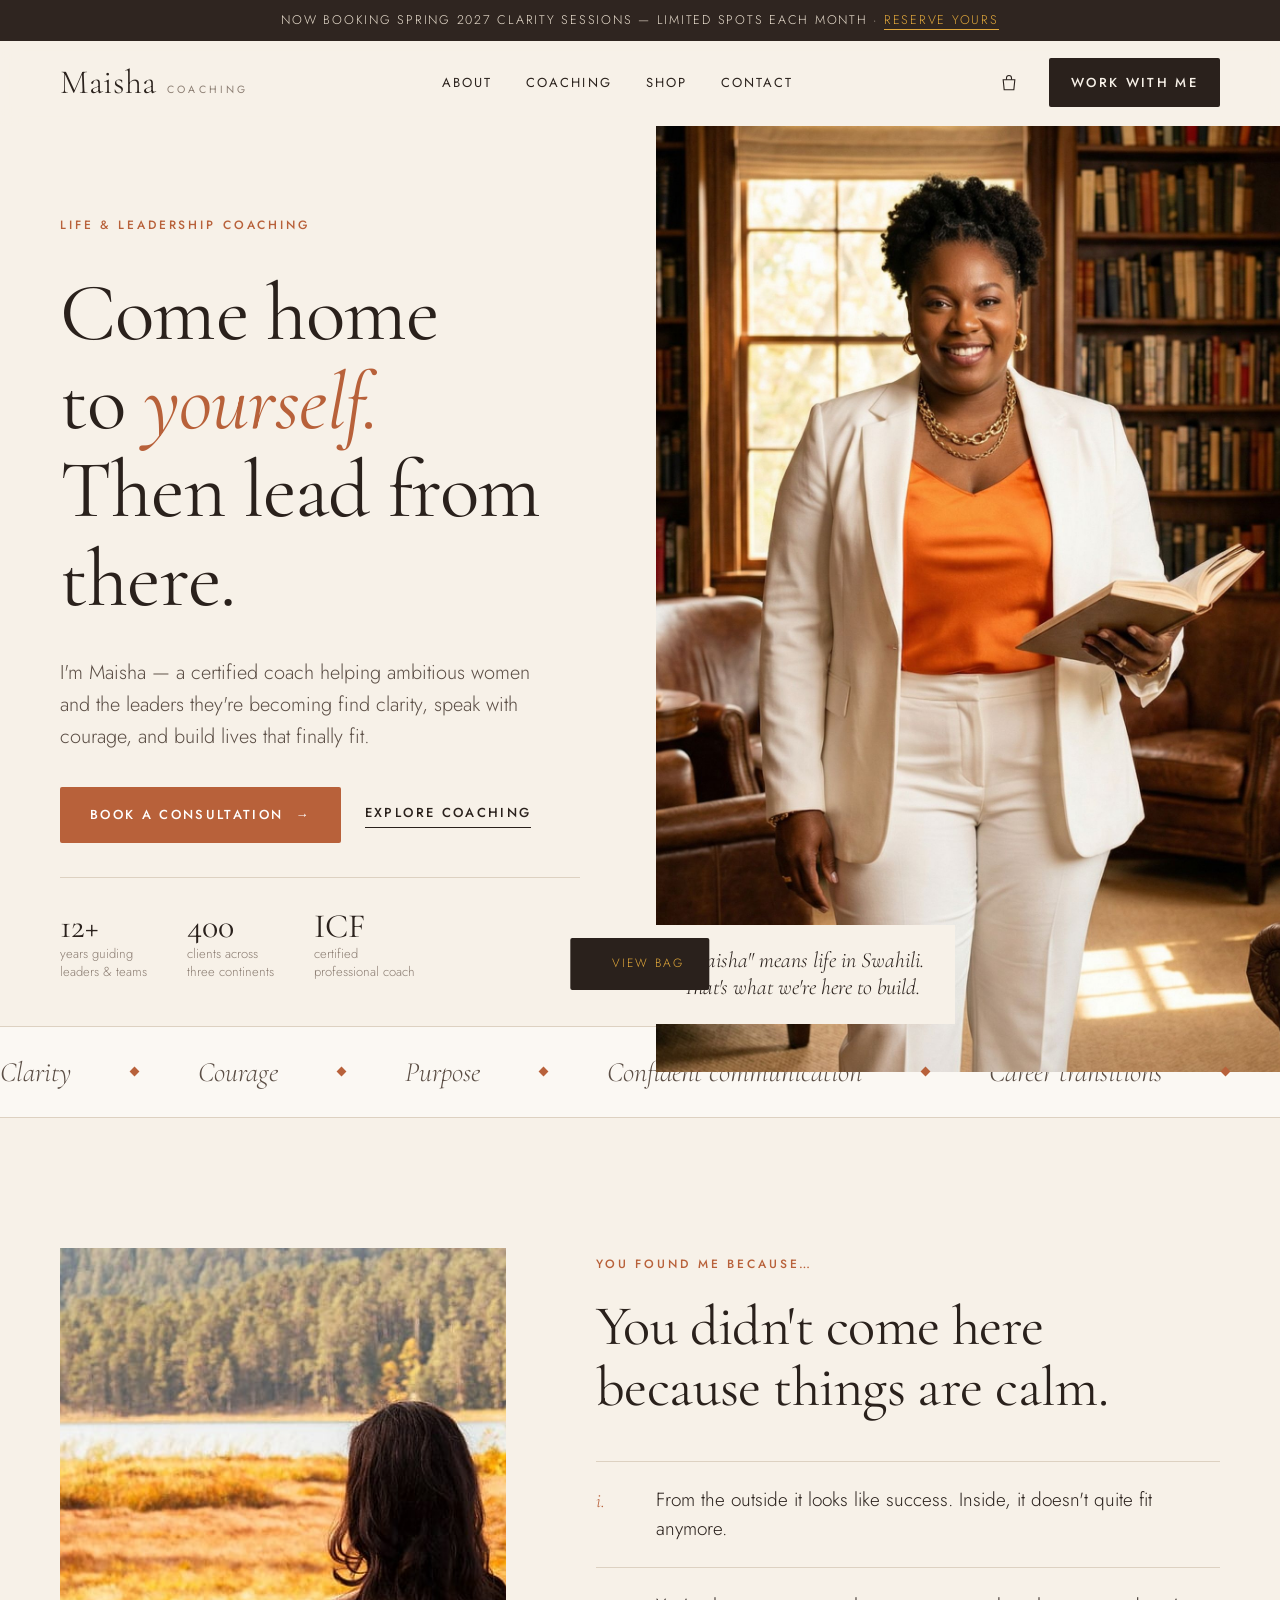
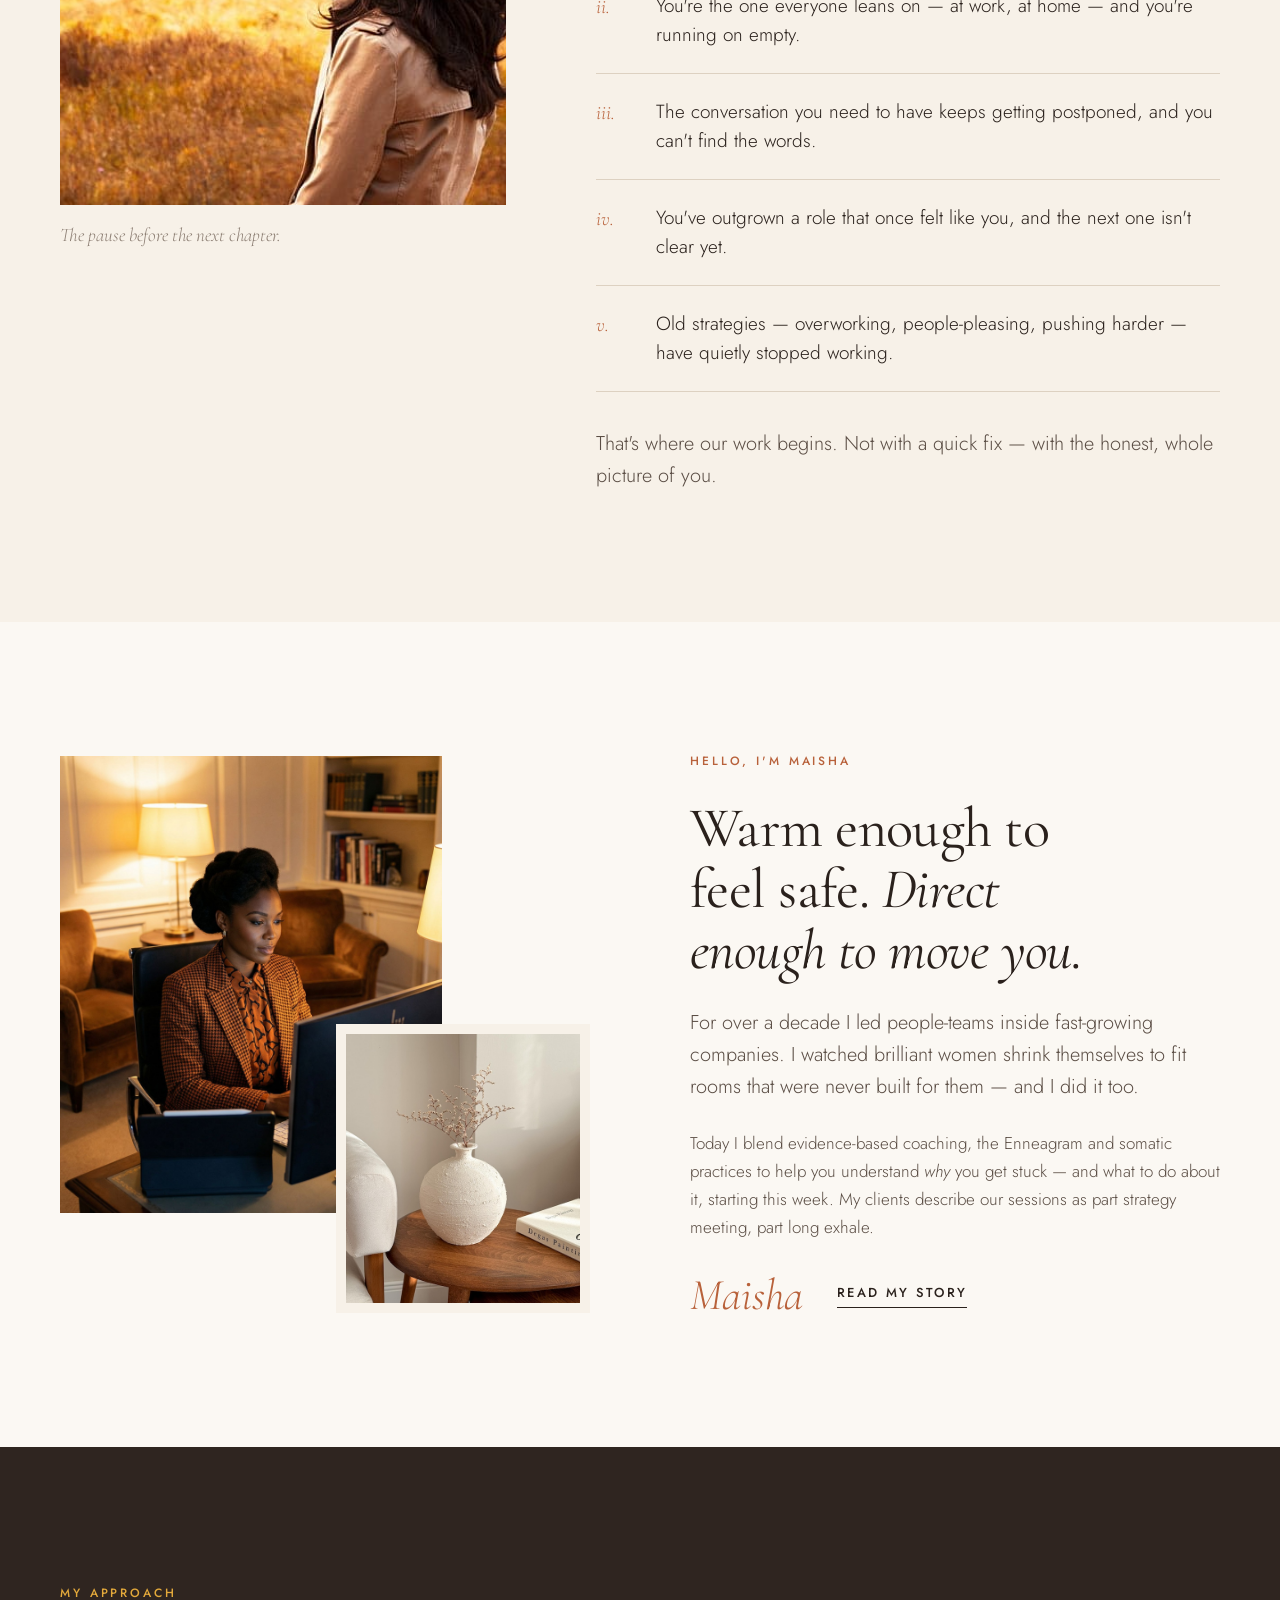
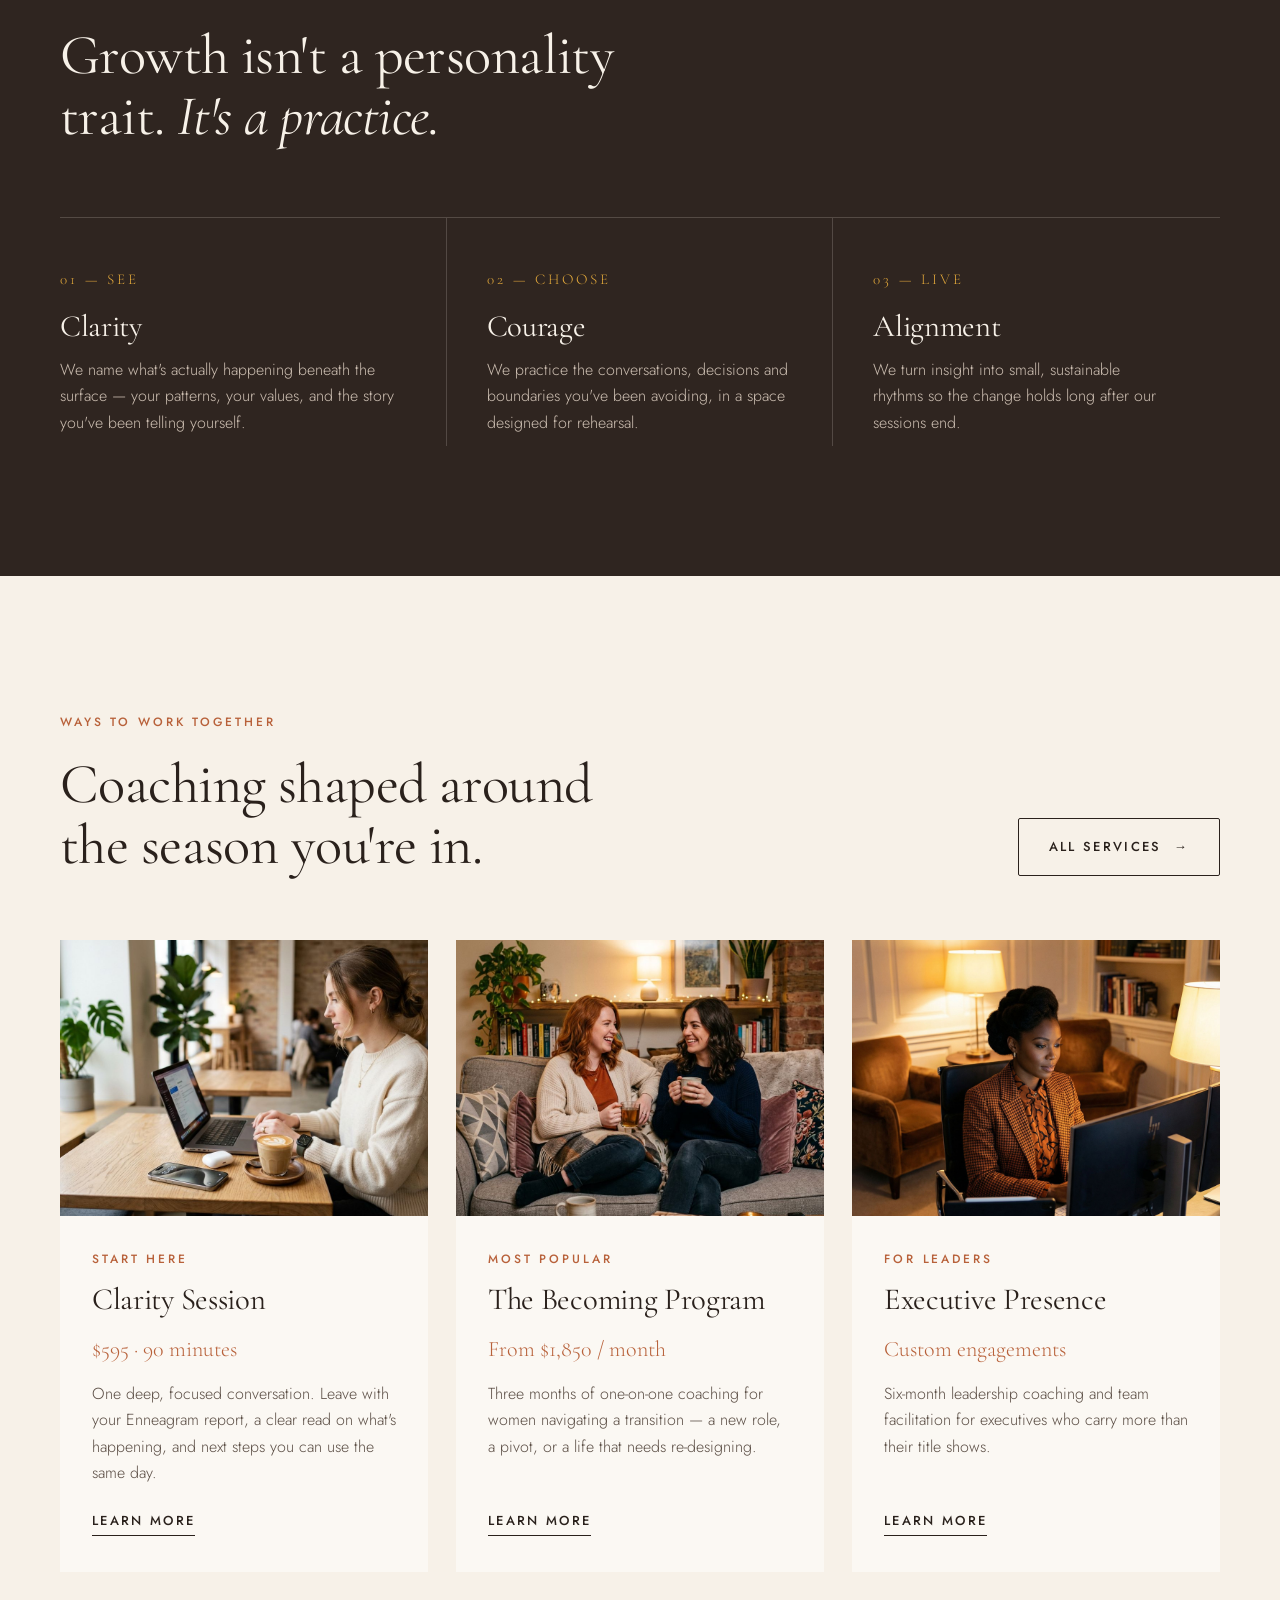
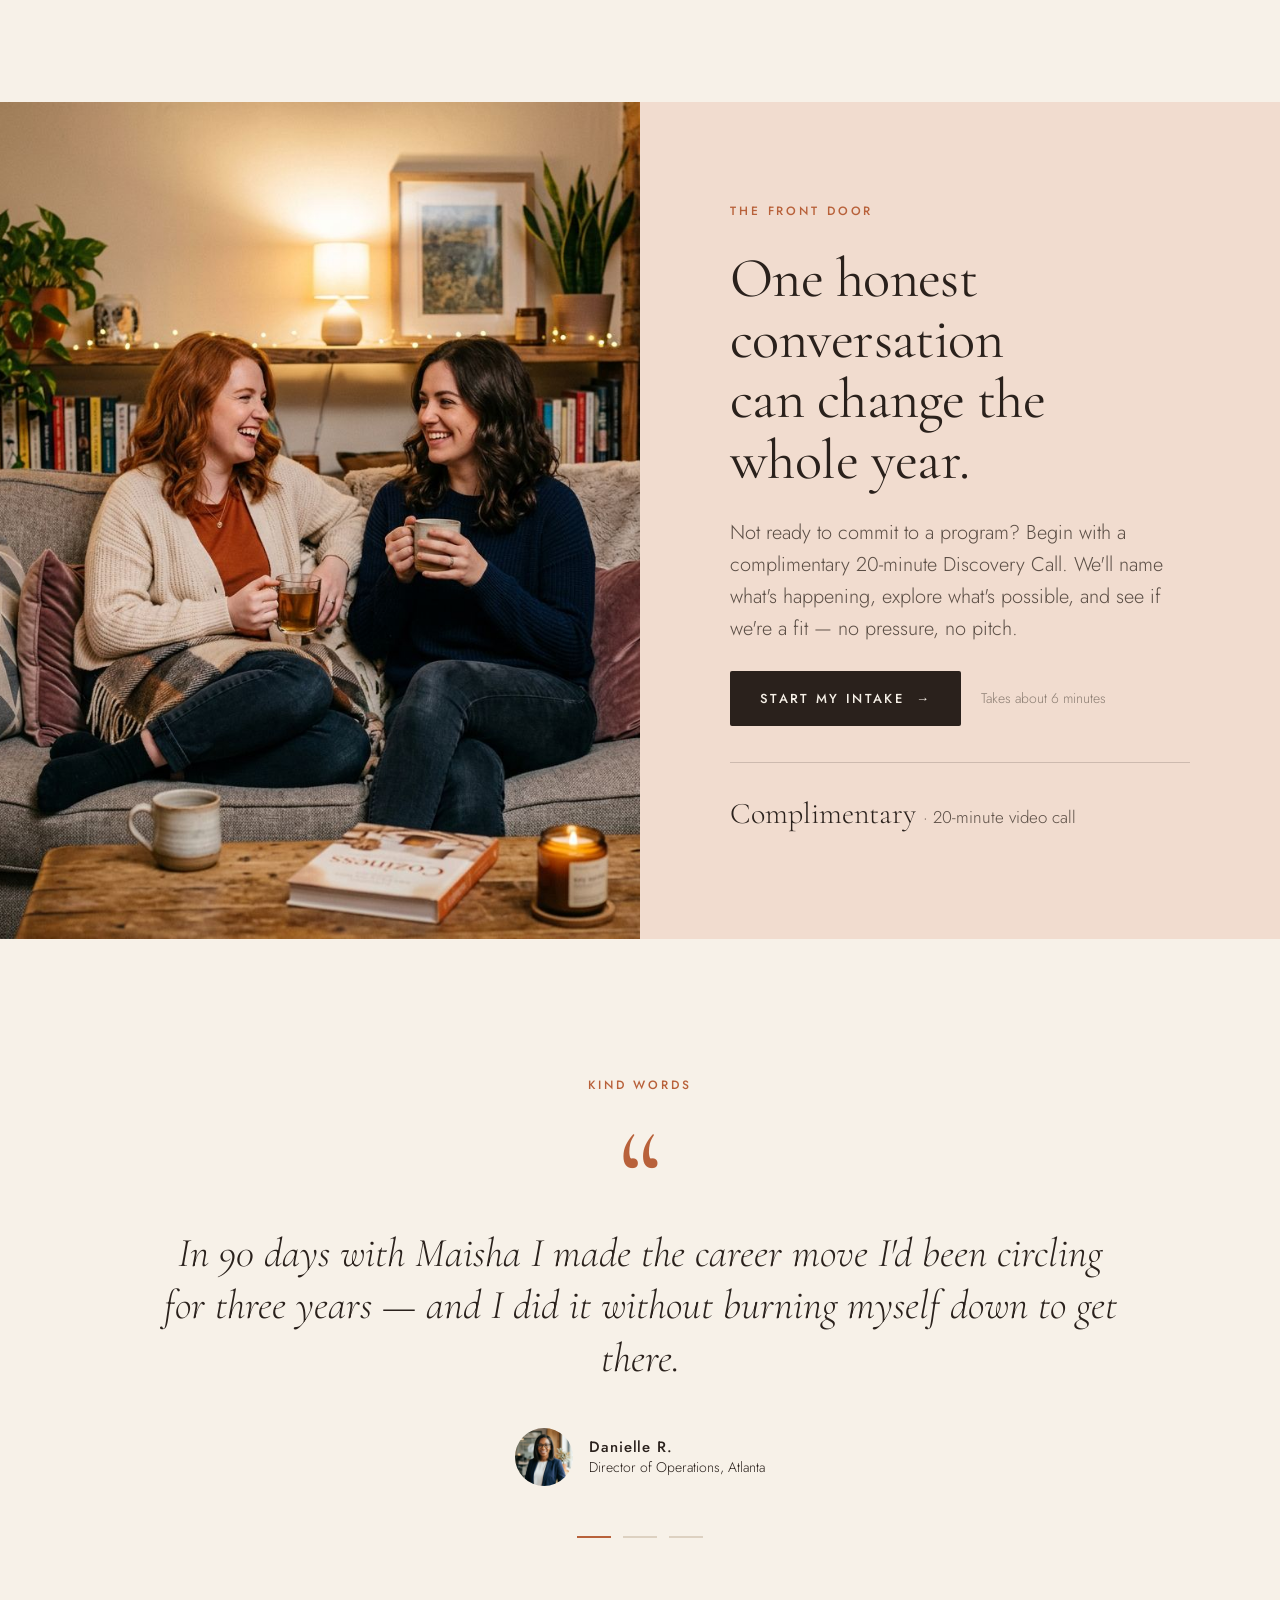
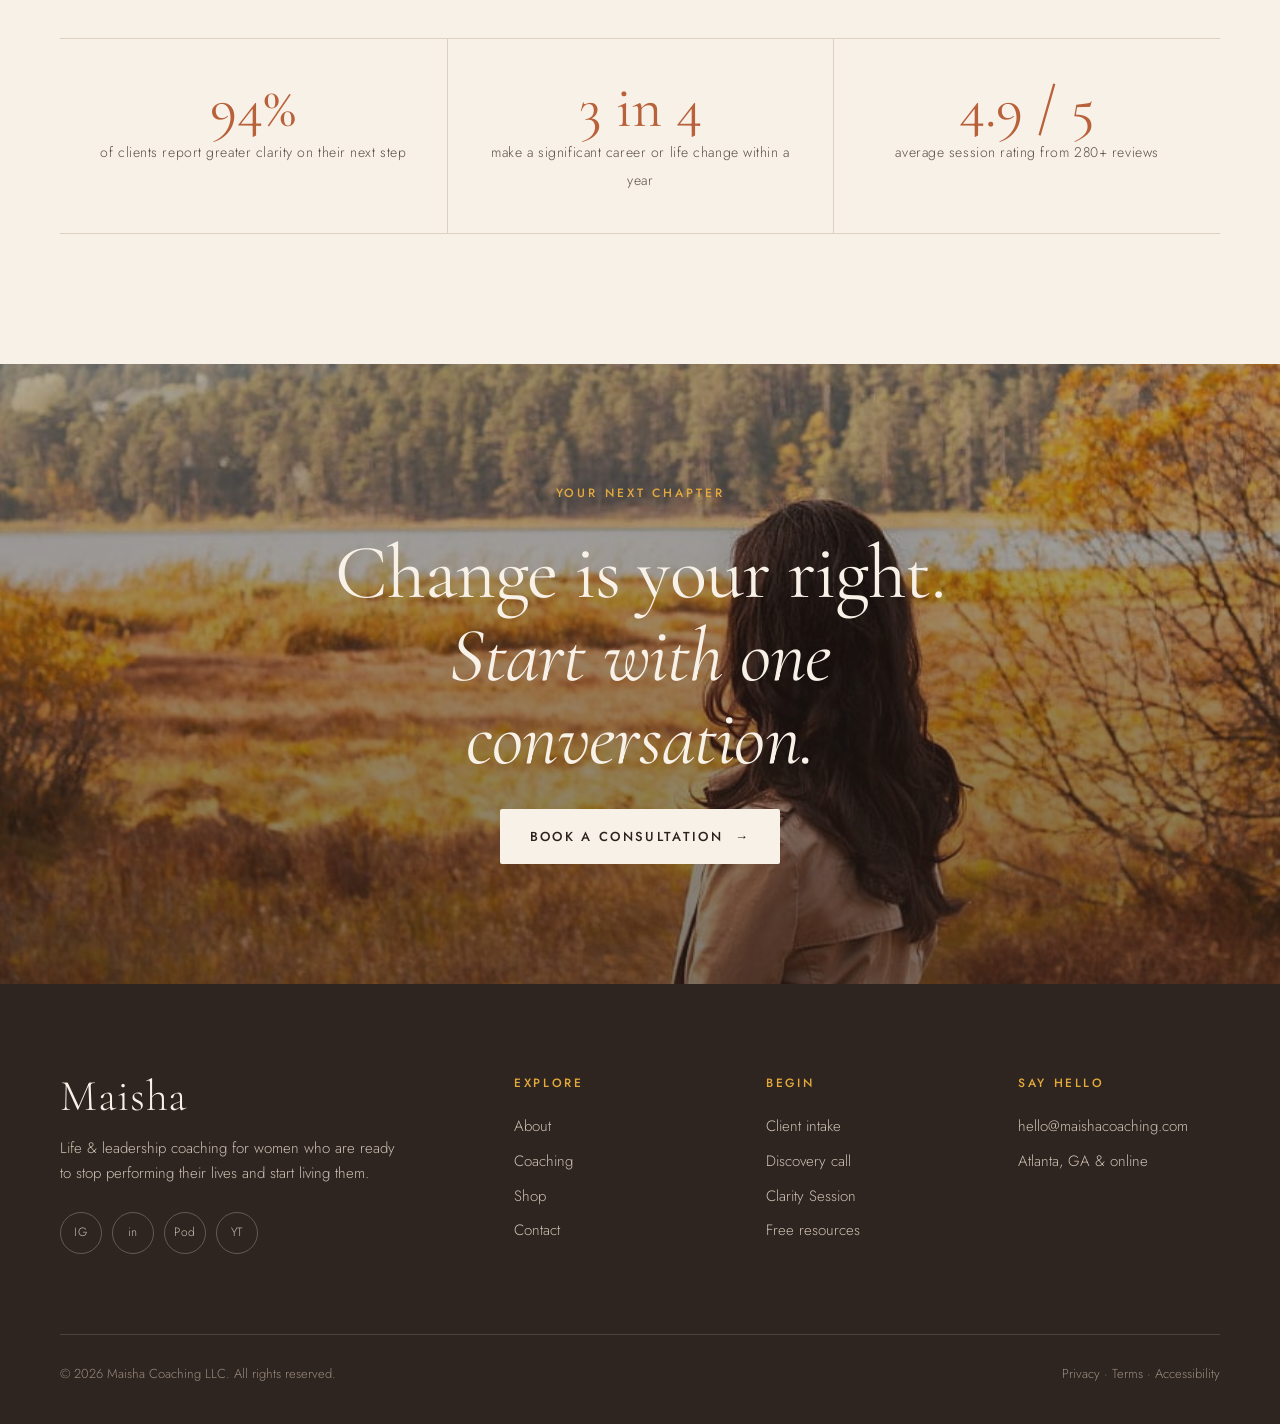
<file: src/index.html>
<!DOCTYPE html>
<html lang="en">
<head>
<meta charset="utf-8">
<meta name="viewport" content="width=device-width, initial-scale=1">
<title>Maisha — Life & Leadership Coaching</title>
<link rel="stylesheet" href="maisha.css">
</head>
<body>

<div class="announce">Now booking Spring 2027 Clarity Sessions — limited spots each month · <a href="#intake">Reserve yours</a></div>

<header class="nav" id="nav">
  <div class="wrap nav-in">
    <a href="#home" class="logo">Maisha <small>Coaching</small></a>
    <nav class="nav-links">
      <a href="#about" data-nav="about">About</a>
      <a href="#services" data-nav="services">Coaching</a>
      <a href="#shop" data-nav="shop">Shop</a>
      <a href="#contact" data-nav="contact">Contact</a>
    </nav>
    <div class="nav-right">
      <button class="cart-btn" aria-label="Open cart" onclick="openCart()">
        <svg width="20" height="20" viewBox="0 0 24 24" fill="none" stroke="currentColor" stroke-width="1.3"><path d="M5 8h14l-1.2 12H6.2z"/><path d="M9 8V6a3 3 0 0 1 6 0v2"/></svg>
        <span class="cart-count" id="cartCount" data-n="0">0</span>
      </button>
      <a href="#intake" class="btn btn-dark">Work With Me</a>
      <button class="burger" aria-label="Menu" onclick="toggleMenu(true)"><span></span></button>
    </div>
  </div>
</header>

<div class="mobile-menu" id="mobileMenu">
  <button class="close" onclick="toggleMenu(false)" aria-label="Close">×</button>
  <nav>
    <a href="#home" onclick="toggleMenu(false)">Home</a>
    <a href="#about" onclick="toggleMenu(false)">About</a>
    <a href="#services" onclick="toggleMenu(false)">Coaching</a>
    <a href="#shop" onclick="toggleMenu(false)">Shop</a>
    <a href="#contact" onclick="toggleMenu(false)">Contact</a>
  </nav>
  <a href="#intake" class="btn btn-primary" style="margin-top:auto;justify-content:center" onclick="toggleMenu(false)">Book a Consultation</a>
</div>

<main>
<!-- ============ HOME ============ -->
<div class="page" id="page-home" data-screen-label="01 Home">
  <section class="hero">
    <div class="hero-copy">
      <span class="eyebrow">Life &amp; Leadership Coaching</span>
      <h1>Come home<br>to <span class="it">yourself.</span><br>Then lead from there.</h1>
      <p class="lead" style="max-width:500px">I'm Maisha — a certified coach helping ambitious women and the leaders they're becoming find clarity, speak with courage, and build lives that finally fit.</p>
      <div class="hero-ctas">
        <a href="#intake" class="btn btn-primary">Book a Consultation <span class="arr">→</span></a>
        <a href="#services" class="link">Explore coaching</a>
      </div>
      <div class="hero-meta">
        <div><b>12+</b>years guiding<br>leaders &amp; teams</div>
        <div><b>400</b>clients across<br>three continents</div>
        <div><b>ICF</b>certified<br>professional coach</div>
      </div>
    </div>
    <div class="hero-img">
      <img src="../img/maisha-library.jpg" alt="Maisha, smiling, holding an open book in a sunlit library">
      <div class="hero-badge"><p class="serif">"Maisha" means <em>life</em> in Swahili. That's what we're here to build.</p></div>
    </div>
  </section>

  <div class="marquee"><div class="marquee-track">
    <span>Clarity</span><span>Courage</span><span>Purpose</span><span>Confident communication</span><span>Career transitions</span><span>Leadership presence</span><span>Boundaries</span><span>Rest without guilt</span>
    <span>Clarity</span><span>Courage</span><span>Purpose</span><span>Confident communication</span><span>Career transitions</span><span>Leadership presence</span><span>Boundaries</span><span>Rest without guilt</span>
  </div></div>

  <section class="pad">
    <div class="wrap found">
      <div class="found-img rv">
        <img src="../img/reflect.jpg" alt="Woman looking out over an autumn lake">
        <p class="cap">The pause before the next chapter.</p>
      </div>
      <div class="rv">
        <span class="eyebrow">You found me because…</span>
        <h2 style="margin-top:20px">You didn't come here because things are calm.</h2>
        <ul class="signs">
          <li><i>i.</i>From the outside it looks like success. Inside, it doesn't quite fit anymore.</li>
          <li><i>ii.</i>You're the one everyone leans on — at work, at home — and you're running on empty.</li>
          <li><i>iii.</i>The conversation you need to have keeps getting postponed, and you can't find the words.</li>
          <li><i>iv.</i>You've outgrown a role that once felt like you, and the next one isn't clear yet.</li>
          <li><i>v.</i>Old strategies — overworking, people-pleasing, pushing harder — have quietly stopped working.</li>
        </ul>
        <p class="lead" style="margin-top:36px">That's where our work begins. Not with a quick fix — with the honest, whole picture of you.</p>
      </div>
    </div>
  </section>

  <section class="pad bg-paper">
    <div class="wrap split">
      <div class="stack-imgs rv">
        <img class="a" src="../img/maisha-work.jpg" alt="Maisha at her desk preparing for a session">
        <img class="b" src="../img/vase.jpg" alt="Textured ceramic vase">
      </div>
      <div class="rv" style="display:flex;flex-direction:column;gap:26px">
        <span class="eyebrow">Hello, I'm Maisha</span>
        <h2>Warm enough to feel safe. <em>Direct enough to move you.</em></h2>
        <p class="lead">For over a decade I led people-teams inside fast-growing companies. I watched brilliant women shrink themselves to fit rooms that were never built for them — and I did it too.</p>
        <p style="color:var(--ink-2)">Today I blend evidence-based coaching, the Enneagram and somatic practices to help you understand <em>why</em> you get stuck — and what to do about it, starting this week. My clients describe our sessions as part strategy meeting, part long exhale.</p>
        <div style="display:flex;align-items:center;gap:34px;margin-top:6px;flex-wrap:wrap">
          <span class="sig">Maisha</span>
          <a href="#about" class="link">Read my story</a>
        </div>
      </div>
    </div>
  </section>

  <section class="pad bg-ink">
    <div class="wrap">
      <div class="rv" style="max-width:760px">
        <span class="eyebrow">My approach</span>
        <h2 style="margin-top:20px">Growth isn't a personality trait. <em>It's a practice.</em></h2>
      </div>
      <div class="pillars rv">
        <div class="pillar"><span class="num">01 — SEE</span><h3>Clarity</h3><p>We name what's actually happening beneath the surface — your patterns, your values, and the story you've been telling yourself.</p></div>
        <div class="pillar"><span class="num">02 — CHOOSE</span><h3>Courage</h3><p>We practice the conversations, decisions and boundaries you've been avoiding, in a space designed for rehearsal.</p></div>
        <div class="pillar"><span class="num">03 — LIVE</span><h3>Alignment</h3><p>We turn insight into small, sustainable rhythms so the change holds long after our sessions end.</p></div>
      </div>
    </div>
  </section>

  <section class="pad">
    <div class="wrap">
      <div style="display:flex;justify-content:space-between;align-items:end;gap:40px;flex-wrap:wrap" class="rv">
        <div style="max-width:640px"><span class="eyebrow">Ways to work together</span><h2 style="margin-top:20px">Coaching shaped around the season you're in.</h2></div>
        <a href="#services" class="btn btn-ghost">All services <span class="arr">→</span></a>
      </div>
      <div class="svc-grid">
        <article class="svc rv">
          <div class="svc-img"><img src="../img/cafe.jpg" alt="Woman working thoughtfully at a café"></div>
          <div class="svc-body"><span class="eyebrow">Start here</span><h3>Clarity Session</h3><span class="price">$595 · 90 minutes</span><p>One deep, focused conversation. Leave with your Enneagram report, a clear read on what's happening, and next steps you can use the same day.</p><a href="#services" class="link" onclick="setTimeout(()=>scrollToId('svc-clarity'),60)">Learn more</a></div>
        </article>
        <article class="svc rv">
          <div class="svc-img"><img src="../img/session.jpg" alt="Two women laughing over tea"></div>
          <div class="svc-body"><span class="eyebrow">Most popular</span><h3>The Becoming Program</h3><span class="price">From $1,850 / month</span><p>Three months of one-on-one coaching for women navigating a transition — a new role, a pivot, or a life that needs re-designing.</p><a href="#services" class="link" onclick="setTimeout(()=>scrollToId('svc-becoming'),60)">Learn more</a></div>
        </article>
        <article class="svc rv">
          <div class="svc-img"><img src="../img/maisha-work.jpg" alt="Maisha working at her desk" style="object-position:50% 30%"></div>
          <div class="svc-body"><span class="eyebrow">For leaders</span><h3>Executive Presence</h3><span class="price">Custom engagements</span><p>Six-month leadership coaching and team facilitation for executives who carry more than their title shows.</p><a href="#services" class="link" onclick="setTimeout(()=>scrollToId('svc-exec'),60)">Learn more</a></div>
        </article>
      </div>
    </div>
  </section>

  <section class="door">
    <div class="door-img"><img src="../img/session.jpg" alt="A warm, relaxed coaching conversation"></div>
    <div class="door-copy rv">
      <span class="eyebrow">The front door</span>
      <h2>One honest conversation can change the whole year.</h2>
      <p class="lead" style="color:var(--ink-2)">Not ready to commit to a program? Begin with a complimentary 20-minute Discovery Call. We'll name what's happening, explore what's possible, and see if we're a fit — no pressure, no pitch.</p>
      <div style="display:flex;gap:20px;flex-wrap:wrap;align-items:center"><a href="#intake" class="btn btn-dark">Start my intake <span class="arr">→</span></a><span class="muted" style="font-size:14px">Takes about 6 minutes</span></div>
      <div class="door-small"><p class="price-line">Complimentary <span>· 20-minute video call</span></p></div>
    </div>
  </section>

  <section class="pad">
    <div class="wrap">
      <div class="quotes rv">
        <span class="eyebrow">Kind words</span>
        <div class="quote-mark" style="margin-top:40px">“</div>
        <div class="quote-slide on">
          <blockquote>In 90 days with Maisha I made the career move I'd been circling for three years — and I did it without burning myself down to get there.</blockquote>
          <div class="quote-who"><img src="../img/client-1.jpg" alt=""><div><b>Danielle R.</b>Director of Operations, Atlanta</div></div>
        </div>
        <div class="quote-slide">
          <blockquote>She has a way of asking the one question you've been avoiding — with so much warmth you actually want to answer it.</blockquote>
          <div class="quote-who"><img src="../img/client-2.jpg" alt=""><div><b>Amara N.</b>Founder &amp; CEO, Nairobi</div></div>
        </div>
        <div class="quote-slide">
          <blockquote>I hired Maisha for myself, then for my whole leadership team. The way we talk to each other has genuinely changed.</blockquote>
          <div class="quote-who"><img src="../img/client-1.jpg" alt="" style="filter:grayscale(.3)"><div><b>Keisha T.</b>VP People, Toronto</div></div>
        </div>
        <div class="quote-dots"><button class="on" aria-label="Quote 1"></button><button aria-label="Quote 2"></button><button aria-label="Quote 3"></button></div>
      </div>
      <div class="results rv">
        <div><b>94%</b><span>of clients report greater clarity on their next step</span></div>
        <div><b>3 in 4</b><span>make a significant career or life change within a year</span></div>
        <div><b>4.9 / 5</b><span>average session rating from 280+ reviews</span></div>
      </div>
    </div>
  </section>

  <section class="closing">
    <img src="../img/reflect.jpg" alt="">
    <div class="in">
      <span class="eyebrow" style="color:var(--saffron)">Your next chapter</span>
      <h2>Change is your right.<br><em>Start with one conversation.</em></h2>
      <div style="display:flex;gap:16px;flex-wrap:wrap;justify-content:center">
        <a href="#intake" class="btn btn-light">Book a Consultation <span class="arr">→</span></a>
      </div>
    </div>
  </section>
</div>

<!-- ============ ABOUT ============ -->
<div class="page" id="page-about" data-screen-label="02 About">
  <section class="about-hero">
    <div class="img"><img src="../img/maisha-library.jpg" alt="Portrait of Maisha"></div>
    <div class="copy bg-paper">
      <span class="eyebrow">About Maisha</span>
      <h1 style="font-size:clamp(46px,5vw,76px)">I help women stop shrinking — <em>and start leading.</em></h1>
      <p class="lead">Certified coach, recovering over-achiever, and lifelong student of how people change.</p>
      <div class="creds"><span>ICF Professional Certified Coach</span><span>Certified Enneagram Practitioner</span><span>M.A. Organizational Psychology</span><span>Somatic Coaching Training</span></div>
    </div>
  </section>

  <section class="pad">
    <div class="wrap">
      <div class="story rv">
        <span class="eyebrow">My story</span>
        <h2 style="margin:20px 0 40px">The short version is: I've been where you are.</h2>
        <p class="drop">For twelve years I built and led people-teams at fast-growing companies. On paper I was thriving — promotions, a title I'd worked hard for, a calendar booked solid. In reality, I was the person everyone came to with their problems, and the person no one asked how she was doing.</p>
        <p>It took a burnout I couldn't out-work for me to slow down long enough to ask a different question: not <em>how do I keep up</em>, but <em>what do I actually want?</em> A coach helped me find the answer. Then I spent the next three years training to become one.</p>
        <p>Today I work with women in transition and the leaders they're becoming — founders, executives, creatives and caregivers who are ready to stop performing their lives and start living them.</p>
      </div>
      <p class="pull rv">"I don't believe you need to be fixed. I believe you need space, honest reflection, and someone in your corner who won't let you play small."</p>
    </div>
  </section>

  <section class="pad bg-sand">
    <div class="wrap split">
      <div class="rv" style="display:flex;flex-direction:column;gap:24px">
        <span class="eyebrow">Mission</span>
        <h2>To help one thousand women lead lives that feel like <em>theirs.</em></h2>
        <p class="lead" style="color:var(--ink-2)">Every session, every resource and every program I create is built around one idea: that clarity is a form of freedom — and everyone deserves access to it.</p>
        <p style="color:var(--ink-2)">That's why 10% of every program sold funds coaching scholarships for first-generation women leaders.</p>
      </div>
      <div class="rv"><img src="../img/session.jpg" alt="Coaching conversation" style="aspect-ratio:1;object-fit:cover;width:100%"></div>
    </div>
  </section>

  <section class="pad">
    <div class="wrap">
      <div class="rv" style="max-width:720px"><span class="eyebrow">How I coach</span><h2 style="margin-top:20px">Four things you can count on.</h2></div>
      <div class="values rv">
        <div><h4>Honest, <em>always.</em></h4><p>I'll tell you what I see — kindly, clearly, and without sugar-coating. You deserve the truth more than you deserve comfort.</p></div>
        <div><h4>Whole-person, <em>not just career.</em></h4><p>Your work, relationships, body and rest are connected. We look at the full picture, because that's where lasting change lives.</p></div>
        <div><h4>Grounded in <em>evidence.</em></h4><p>Our work draws on positive psychology, the Enneagram and somatic practice — tools with depth, not trends.</p></div>
        <div><h4>Designed to <em>stick.</em></h4><p>Every session ends with a small, concrete practice. Insight is lovely; integration is the point.</p></div>
      </div>
    </div>
  </section>

  <section class="pad-sm bg-paper">
    <div class="wrap">
      <span class="eyebrow">The journey so far</span>
      <div class="timeline rv">
        <div><b>2012</b><p>Began leading people-teams in tech &amp; healthcare.</p></div>
        <div><b>2019</b><p>Burned out, stepped back, and found coaching.</p></div>
        <div><b>2021</b><p>Earned ICF certification; founded Maisha Coaching.</p></div>
        <div><b>Today</b><p>400+ clients, corporate partners and a growing scholarship fund.</p></div>
      </div>
    </div>
  </section>

  <section class="closing" style="min-height:520px">
    <img src="../img/cafe.jpg" alt="">
    <div class="in">
      <h2 style="font-size:clamp(42px,5vw,72px)">Let's see what's possible <em>for you.</em></h2>
      <div style="display:flex;gap:16px;flex-wrap:wrap;justify-content:center"><a href="#services" class="btn btn-light">Explore coaching <span class="arr">→</span></a><a href="#intake" class="btn" style="border:1px solid var(--cream);color:var(--cream)">Book a call</a></div>
    </div>
  </section>
</div>

<!-- ============ SERVICES ============ -->
<div class="page" id="page-services" data-screen-label="03 Coaching Services">
  <section class="page-head">
    <div class="wrap">
      <span class="eyebrow">Coaching services</span>
      <h1>Support for every <em>season</em> of becoming.</h1>
      <p class="lead">Whether you need one clarifying conversation or a committed partner for the months ahead, there's a place to begin.</p>
    </div>
  </section>

  <div class="wrap">
    <div class="svc-row" id="svc-clarity">
      <div class="svc-row-img rv"><img src="../img/cafe.jpg" alt="Woman reflecting at a café"><span class="tag">Start here</span></div>
      <div class="svc-row-copy rv">
        <span class="eyebrow">01 · Single session</span>
        <h2>Clarity Session</h2>
        <p class="lead">Ninety minutes. One real conversation. For when you're at a crossroads and need to see the whole picture clearly.</p>
        <div class="svc-meta"><div><b>$595</b>Investment</div><div><b>90 min</b>Video or in person</div><div><b>+30 min</b>Follow-up call</div></div>
        <ul class="checks"><li>Full Enneagram assessment and personalised report</li><li>Deep-dive session on your current challenge</li><li>A written summary with your three next steps</li><li>30-minute follow-up call within 3 weeks</li></ul>
        <div class="svc-actions"><button class="btn btn-primary" onclick="goIntake('clarity')">Book a Clarity Session <span class="arr">→</span></button><a href="#contact" class="link">Ask a question</a></div>
      </div>
    </div>

    <div class="svc-row" id="svc-becoming">
      <div class="svc-row-img rv"><img src="../img/session.jpg" alt="Two women in conversation"><span class="tag">Most popular</span></div>
      <div class="svc-row-copy rv">
        <span class="eyebrow">02 · 3-month program</span>
        <h2>The Becoming Program</h2>
        <p class="lead">A guided, one-on-one journey for women navigating transition — career pivots, new leadership roles, or a life that needs redesigning.</p>
        <div class="svc-meta"><div><b>$1,850</b>Per month</div><div><b>12 weeks</b>Bi-weekly sessions</div><div><b>Voxer</b>Between-session access</div></div>
        <ul class="checks"><li>Six 75-minute coaching sessions</li><li>Values, strengths &amp; Enneagram deep-dive</li><li>Unlimited voice-note support on weekdays</li><li>The Becoming Workbook &amp; guided practices</li><li>Pay-in-full option saves $550</li></ul>
        <div class="svc-actions"><button class="btn btn-primary" onclick="goIntake('becoming')">Apply for the program <span class="arr">→</span></button><button class="link" onclick="goIntake('discovery')">Book a free discovery call first</button></div>
      </div>
    </div>

    <div class="svc-row" id="svc-exec">
      <div class="svc-row-img rv"><img src="../img/maisha-work.jpg" alt="Maisha at work"><span class="tag">For leaders</span></div>
      <div class="svc-row-copy rv">
        <span class="eyebrow">03 · 6-month engagement</span>
        <h2>Executive Presence</h2>
        <p class="lead">Leadership coaching for executives and founders who carry more than their title shows — and want to lead with clarity under pressure.</p>
        <div class="svc-meta"><div><b>Custom</b>Proposal-based</div><div><b>6 months</b>Weekly or bi-weekly</div><div><b>360°</b>Stakeholder review</div></div>
        <ul class="checks"><li>360° stakeholder interviews and debrief</li><li>Communication &amp; influence coaching</li><li>Optional team facilitation sessions</li><li>Quarterly progress reviews with your sponsor</li></ul>
        <div class="svc-actions"><button class="btn btn-primary" onclick="goIntake('executive')">Request a proposal <span class="arr">→</span></button></div>
      </div>
    </div>

    <div class="svc-row" style="border-bottom:0" id="svc-retreat">
      <div class="svc-row-img rv"><img src="../img/reflect.jpg" alt="Woman in an autumn landscape"><span class="tag">Group</span></div>
      <div class="svc-row-copy rv">
        <span class="eyebrow">04 · Retreats &amp; workshops</span>
        <h2>Gatherings</h2>
        <p class="lead">Facilitated workshops and intimate retreats for teams, communities and women's circles who need space to talk about what matters.</p>
        <div class="svc-meta"><div><b>Half-day</b>to 3-day formats</div><div><b>8–40</b>Participants</div><div><b>Global</b>In person or virtual</div></div>
        <ul class="checks"><li>Enneagram for teams</li><li>Courageous conversations workshop</li><li>Annual women's renewal retreat (October)</li></ul>
        <div class="svc-actions"><button class="btn btn-primary" onclick="goIntake('retreat')">Enquire about a gathering <span class="arr">→</span></button></div>
      </div>
    </div>
  </div>

  <section class="pad bg-paper">
    <div class="wrap">
      <div class="rv" style="text-align:center;max-width:700px;margin:0 auto"><span class="eyebrow">At a glance</span><h2 style="margin-top:20px">Which is right for me?</h2></div>
      <table class="compare rv">
        <thead><tr><td></td><th>Clarity</th><th>Becoming</th><th>Executive</th></tr></thead>
        <tbody>
          <tr><td>Best for</td><td>A single decision or crossroads</td><td>A life or career transition</td><td>Leaders growing their impact</td></tr>
          <tr><td>Length</td><td>90 min + follow-up</td><td>3 months</td><td>6 months</td></tr>
          <tr><td>Enneagram report</td><td class="y">Included</td><td class="y">Included</td><td class="y">Included</td></tr>
          <tr><td>Between-session support</td><td>—</td><td class="y">Voice notes</td><td class="y">Voice notes + email</td></tr>
          <tr><td>Stakeholder feedback</td><td>—</td><td>—</td><td class="y">360° review</td></tr>
          <tr><td>Investment</td><td>$595</td><td>$1,850 / mo</td><td>By proposal</td></tr>
        </tbody>
      </table>
    </div>
  </section>

  <section class="pad">
    <div class="wrap">
      <div class="rv" style="text-align:center"><span class="eyebrow">Questions</span><h2 style="margin-top:20px">Frequently asked</h2></div>
      <div class="faq rv">
        <details open><summary>What's the difference between coaching and therapy?</summary><p>Therapy often explores the past to heal; coaching focuses on the present and future to move forward. Many of my clients work with both. If something comes up that's better suited to a therapist, I'll tell you — and help you find one.</p></details>
        <details><summary>Do you work with clients outside the U.S.?</summary><p>Yes. Most sessions happen over video, and I currently work with clients across North America, Europe and East Africa. Scheduling is shown in your local time zone.</p></details>
        <details><summary>Can my employer pay for coaching?</summary><p>Often, yes. I provide invoices and a short ROI summary you can share with HR or your manager. Executive engagements are usually employer-sponsored.</p></details>
        <details><summary>What if I'm not sure which option fits?</summary><p>Start with the intake form or a free 20-minute discovery call. I'll recommend the right path — even if that means pointing you elsewhere.</p></details>
      </div>
    </div>
  </section>
</div>

<!-- ============ INTAKE ============ -->
<div class="page" id="page-intake" data-screen-label="04 Client Intake"></div>

<!-- ============ SHOP ============ -->
<div class="page" id="page-shop" data-screen-label="05 Shop">
  <section class="page-head" style="padding-bottom:60px">
    <div class="wrap">
      <span class="eyebrow">The Shop</span>
      <h1>Tools for the <em>in-between</em> days.</h1>
      <p class="lead">Journals, guided courses and resources to keep you growing between sessions — or to begin on your own.</p>
    </div>
  </section>
  <div class="wrap" style="padding-bottom:130px">
    <div class="shop-bar">
      <div class="filters" id="filters">
        <button class="on" data-f="all">All</button><button data-f="Digital">Digital</button><button data-f="Course">Courses</button><button data-f="Print">Print</button><button data-f="Gift">Gifts</button>
      </div>
      <span class="muted" style="font-size:14px" id="prodCount"></span>
    </div>
    <div class="prod-grid" id="prodGrid"></div>
  </div>
  <section class="pad-sm bg-blush">
    <div class="wrap news">
      <div><span class="eyebrow">Sunday Letters</span><h3 style="margin-top:14px;font-size:40px">A short weekly note for the woman you're becoming.</h3></div>
      <div><form onsubmit="event.preventDefault();this.innerHTML='<p class=&quot;serif&quot; style=&quot;font-size:24px;padding:16px 0;font-style:italic&quot;>Welcome — your first letter arrives Sunday.</p>'"><input type="email" required placeholder="Your email address"><button>Subscribe →</button></form><p class="muted" style="font-size:13px;margin-top:12px">Plus 15% off your first shop order.</p></div>
    </div>
  </section>
</div>

<!-- ============ PRODUCT ============ -->
<div class="page" id="page-product" data-screen-label="06 Product"></div>

<!-- ============ CHECKOUT ============ -->
<div class="page" id="page-checkout" data-screen-label="07 Checkout"></div>

<!-- ============ CONTACT ============ -->
<div class="page" id="page-contact" data-screen-label="08 Contact">
  <section class="page-head">
    <div class="wrap">
      <span class="eyebrow">Contact</span>
      <h1>Let's <em>talk.</em></h1>
      <p class="lead">Questions about coaching, speaking or partnerships? Send a note — I personally reply within two business days.</p>
    </div>
  </section>
  <div class="wrap contact">
    <div class="contact-info rv">
      <div class="ci-block"><h5>Email</h5><a href="mailto:hello@maishacoaching.com">hello@maishacoaching.com</a></div>
      <div class="ci-block"><h5>Studio</h5><p>Available worldwide via video<br><span class="muted" style="font-size:20px">In-person sessions in Atlanta, GA</span></p></div>
      <div class="ci-block"><h5>Office hours</h5><p>Mon – Thu · 9am – 5pm ET</p></div>
      <div class="ci-block"><h5>Follow along</h5>
        <div class="socials" style="margin-top:6px">
          <a href="#contact" style="border-color:var(--line)" aria-label="Instagram">IG</a><a href="#contact" style="border-color:var(--line)" aria-label="LinkedIn">in</a><a href="#contact" style="border-color:var(--line)" aria-label="Podcast">Pod</a><a href="#contact" style="border-color:var(--line)" aria-label="YouTube">YT</a>
        </div>
      </div>
      <img src="../img/vase.jpg" alt="" style="aspect-ratio:4/3;object-fit:cover;width:100%;margin-top:10px">
    </div>
    <div class="contact-card rv">
      <form id="contactForm" class="form-grid" novalidate>
        <h3 style="margin-bottom:6px">Send a message</h3>
        <div class="row2">
          <div class="field"><label for="c-name">Name</label><input id="c-name" required><span class="msg">Please share your name.</span></div>
          <div class="field"><label for="c-email">Email</label><input id="c-email" type="email" required><span class="msg">A valid email, please.</span></div>
        </div>
        <div class="field"><label for="c-topic">I'm reaching out about</label>
          <select id="c-topic"><option>Individual coaching</option><option>Executive or team coaching</option><option>Speaking &amp; workshops</option><option>An order from the shop</option><option>Something else</option></select>
        </div>
        <div class="field"><label for="c-msg">Message</label><textarea id="c-msg" required placeholder="Tell me a little about what's on your mind…"></textarea><span class="msg">Add a short message.</span></div>
        <button class="btn btn-dark" style="align-self:flex-start">Send message <span class="arr">→</span></button>
      </form>
    </div>
  </div>
  <div class="wrap" style="padding-bottom:130px">
    <div class="book-band rv">
      <div>
        <span class="eyebrow">Prefer to talk?</span>
        <h3 style="margin:12px 0 22px;font-size:38px">Book a free 20-minute discovery call.</h3>
        <div class="cal" id="cal"></div>
        <div class="times" id="times"></div>
      </div>
      <button class="btn btn-dark" id="bookBtn" onclick="bookCall()">Choose a time</button>
    </div>
  </div>
</div>

<!-- ============ ORDER CONFIRMED ============ -->
<div class="page" id="page-order" data-screen-label="09 Order Confirmed"></div>
</main>

<footer>
  <div class="wrap">
    <div class="foot-grid">
      <div>
        <a href="#home" class="logo">Maisha</a>
        <p style="margin-top:18px;max-width:340px">Life &amp; leadership coaching for women who are ready to stop performing their lives and start living them.</p>
        <div class="socials"><a href="#contact" aria-label="Instagram">IG</a><a href="#contact" aria-label="LinkedIn">in</a><a href="#contact" aria-label="Podcast">Pod</a><a href="#contact" aria-label="YouTube">YT</a></div>
      </div>
      <div><h5>Explore</h5><ul><li><a href="#about">About</a></li><li><a href="#services">Coaching</a></li><li><a href="#shop">Shop</a></li><li><a href="#contact">Contact</a></li></ul></div>
      <div><h5>Begin</h5><ul><li><a href="#intake">Client intake</a></li><li><a href="#intake">Discovery call</a></li><li><a href="#services">Clarity Session</a></li><li><a href="#shop">Free resources</a></li></ul></div>
      <div><h5>Say hello</h5><ul><li><a href="mailto:hello@maishacoaching.com">hello@maishacoaching.com</a></li><li>Atlanta, GA &amp; online</li></ul></div>
    </div>
    <div class="foot-bottom"><span>© 2026 Maisha Coaching LLC. All rights reserved.</span><span>Privacy · Terms · Accessibility</span></div>
  </div>
</footer>

<div class="scrim" id="scrim" onclick="closeCart()"></div>
<aside class="drawer" id="drawer" aria-label="Shopping cart">
  <div class="drawer-head"><h4>Your bag</h4><button onclick="closeCart()" style="font-size:28px;width:44px;height:44px" aria-label="Close cart">×</button></div>
  <div class="drawer-body" id="drawerBody"></div>
  <div class="drawer-foot" id="drawerFoot"></div>
</aside>
<div class="toast" id="toast"><span id="toastMsg"></span><button onclick="openCart()">View bag</button></div>

<script src="data.js"></script>
<script src="app.js"></script>
<script src="intake.js"></script>
<script src="shop.js"></script>
</body>
</html>
</file>
<file: src/maisha.css>
@import url('https://fonts.googleapis.com/css2?family=Cormorant+Garamond:ital,wght@0,400;0,500;0,600;1,400;1,500&family=Jost:wght@300;400;500&display=swap');

:root{
  --cream:#F7F1E8;
  --paper:#FBF8F3;
  --sand:#EADFCF;
  --blush:#F1DCCF;
  --ink:#2A211C;
  --ink-2:#5B4E45;
  --ink-3:#8C7E73;
  --line:#DDD1C1;
  --clay:#B8613A;        /* primary accent – terracotta */
  --clay-dk:#97492A;
  --saffron:#E3A93B;     /* secondary accent – nod to reference yellow */
  --sage:#7E8A6E;
  --espresso:#2F2520;
  --serif:'Cormorant Garamond', Georgia, serif;
  --sans:'Jost', 'Helvetica Neue', Helvetica, sans-serif;
  --wrap:1240px;
  --r:2px;
}
*{box-sizing:border-box;margin:0;padding:0}
html{scroll-behavior:smooth}
body{background:var(--cream);color:var(--ink);font-family:var(--sans);font-weight:300;font-size:17px;line-height:1.65;-webkit-font-smoothing:antialiased}
img{display:block;max-width:100%}
a{color:inherit;text-decoration:none}
button{font:inherit;cursor:pointer;border:0;background:none;color:inherit}
input,select,textarea{font:inherit;color:inherit}
::selection{background:var(--blush)}

.wrap{max-width:var(--wrap);margin:0 auto;padding:0 40px}
.serif{font-family:var(--serif)}
h1,h2,h3,h4{font-family:var(--serif);font-weight:400;line-height:1.08;letter-spacing:-.01em;text-wrap:balance}
h1{font-size:clamp(48px,6.4vw,92px)}
h2{font-size:clamp(38px,4.4vw,62px)}
h3{font-size:clamp(26px,2.4vw,34px)}
h4{font-size:24px}
em, .it{font-style:italic}
p{text-wrap:pretty}
.eyebrow{font-family:var(--sans);font-size:12px;letter-spacing:.24em;text-transform:uppercase;font-weight:500;color:var(--clay)}
.lead{font-size:20px;line-height:1.6;color:var(--ink-2)}
.muted{color:var(--ink-3)}

/* Buttons */
.btn{display:inline-flex;align-items:center;gap:12px;padding:17px 30px;font-size:13px;letter-spacing:.18em;text-transform:uppercase;font-weight:500;border-radius:var(--r);transition:all .25s ease;white-space:nowrap}
.btn-primary{background:var(--clay);color:#fff}
.btn-primary:hover{background:var(--clay-dk)}
.btn-dark{background:var(--ink);color:var(--cream)}
.btn-dark:hover{background:#000}
.btn-ghost{border:1px solid var(--ink);color:var(--ink)}
.btn-ghost:hover{background:var(--ink);color:var(--cream)}
.btn-light{background:var(--cream);color:var(--ink)}
.btn-light:hover{background:#fff}
.btn .arr{display:inline-block;transition:transform .25s}
.btn:hover .arr{transform:translateX(4px)}
.link{font-size:13px;letter-spacing:.18em;text-transform:uppercase;font-weight:500;border-bottom:1px solid currentColor;padding-bottom:3px;transition:color .2s}
.link:hover{color:var(--clay)}

/* Announcement + nav */
.announce{background:var(--espresso);color:var(--sand);font-size:12.5px;letter-spacing:.14em;text-transform:uppercase;text-align:center;padding:10px 20px}
.announce a{color:var(--saffron);border-bottom:1px solid currentColor}
.nav{position:sticky;top:0;z-index:50;background:rgba(247,241,232,.92);backdrop-filter:blur(10px);border-bottom:1px solid transparent;transition:border-color .3s}
.nav.scrolled{border-color:var(--line)}
.nav-in{display:flex;align-items:center;justify-content:space-between;height:84px}
.logo{font-family:var(--serif);font-size:34px;line-height:1;letter-spacing:.02em;display:flex;align-items:baseline;gap:10px}
.logo small{font-family:var(--sans);font-size:10.5px;letter-spacing:.3em;text-transform:uppercase;color:var(--ink-3);font-weight:400}
.nav-links{display:flex;gap:34px;align-items:center}
.nav-links a{font-size:13px;letter-spacing:.16em;text-transform:uppercase;font-weight:400;position:relative;padding:6px 0}
.nav-links a::after{content:"";position:absolute;left:0;right:100%;bottom:0;height:1px;background:var(--clay);transition:right .3s}
.nav-links a:hover::after,.nav-links a.active::after{right:0}
.nav-right{display:flex;align-items:center;gap:18px}
.cart-btn{position:relative;width:44px;height:44px;display:grid;place-items:center;border-radius:50%;transition:background .2s}
.cart-btn:hover{background:var(--sand)}
.cart-count{position:absolute;top:4px;right:2px;min-width:18px;height:18px;border-radius:9px;background:var(--clay);color:#fff;font-size:10.5px;display:grid;place-items:center;font-weight:500;padding:0 4px}
.cart-count[data-n="0"]{display:none}
.burger{display:none;width:44px;height:44px;place-items:center}
.burger span{display:block;width:22px;height:1px;background:var(--ink);box-shadow:0 7px 0 var(--ink),0 -7px 0 var(--ink)}
.nav .btn{padding:14px 22px}

.mobile-menu{position:fixed;inset:0;z-index:90;background:var(--cream);padding:30px 32px;display:flex;flex-direction:column;transform:translateY(-100%);transition:transform .45s cubic-bezier(.7,0,.2,1)}
.mobile-menu.open{transform:none}
.mobile-menu nav{display:flex;flex-direction:column;gap:6px;margin-top:50px}
.mobile-menu nav a{font-family:var(--serif);font-size:44px;line-height:1.2}
.mobile-menu .close{align-self:flex-end;font-size:30px;width:44px;height:44px}

/* Sections */
section{position:relative}
.pad{padding:130px 0}
.pad-sm{padding:90px 0}
.bg-paper{background:var(--paper)}
.bg-sand{background:var(--sand)}
.bg-blush{background:var(--blush)}
.bg-ink{background:var(--espresso);color:var(--cream)}
.bg-ink .eyebrow{color:var(--saffron)}
.bg-ink .muted{color:#B5A699}

/* HERO */
.hero{display:grid;grid-template-columns:1.05fr 1fr;min-height:calc(100vh - 124px);max-height:900px}
.hero-copy{padding:90px 70px 90px max(40px, calc((100vw - var(--wrap))/2 + 40px));display:flex;flex-direction:column;justify-content:center;gap:34px}
.hero-copy h1 .it{color:var(--clay)}
.hero-img{position:relative;overflow:hidden}
.hero-img img{width:100%;height:100%;object-fit:cover;object-position:50% 20%}
.hero-badge{position:absolute;left:-1px;bottom:48px;background:var(--cream);padding:22px 30px 22px 28px;max-width:300px}
.hero-badge .serif{font-size:22px;line-height:1.25;font-style:italic}
.hero-ctas{display:flex;gap:24px;align-items:center;flex-wrap:wrap}
.hero-meta{display:flex;gap:40px;padding-top:30px;border-top:1px solid var(--line);max-width:520px}
.hero-meta div{font-size:13px;color:var(--ink-3);line-height:1.4}
.hero-meta b{display:block;font-family:var(--serif);font-weight:400;font-size:34px;color:var(--ink);line-height:1.1}

/* marquee */
.marquee{overflow:hidden;border-top:1px solid var(--line);border-bottom:1px solid var(--line);background:var(--paper)}
.marquee-track{display:flex;gap:60px;padding:22px 0;width:max-content;animation:marq 40s linear infinite}
.marquee-track span{font-family:var(--serif);font-size:28px;font-style:italic;white-space:nowrap;color:var(--ink-2);display:flex;align-items:center;gap:60px}
.marquee-track span::after{content:"";width:7px;height:7px;background:var(--clay);transform:rotate(45deg)}
@keyframes marq{to{transform:translateX(-50%)}}

/* you found me */
.found{display:grid;grid-template-columns:5fr 7fr;gap:90px;align-items:start}
.found-img{position:sticky;top:120px}
.found-img img{aspect-ratio:4/5;object-fit:cover;width:100%}
.found-img .cap{font-family:var(--serif);font-style:italic;font-size:19px;margin-top:14px;color:var(--ink-3)}
.signs{margin-top:44px;border-top:1px solid var(--line)}
.signs li{list-style:none;display:grid;grid-template-columns:60px 1fr;padding:24px 0;border-bottom:1px solid var(--line);font-size:19px;line-height:1.5}
.signs li i{font-family:var(--serif);font-size:20px;color:var(--clay);font-style:italic}

/* intro / about strip */
.split{display:grid;grid-template-columns:1fr 1fr;gap:100px;align-items:center}
.stack-imgs{position:relative;aspect-ratio:1/1.05}
.stack-imgs img{position:absolute;object-fit:cover}
.stack-imgs .a{width:72%;height:82%;left:0;top:0}
.stack-imgs .b{width:48%;height:52%;right:0;bottom:0;border:10px solid var(--cream)}
.sig{font-family:var(--serif);font-style:italic;font-size:44px;color:var(--clay);line-height:1}

/* pillars */
.pillars{display:grid;grid-template-columns:repeat(3,1fr);gap:0;margin-top:70px;border-top:1px solid rgba(247,241,232,.18)}
.pillar{padding:46px 40px 10px 0;border-right:1px solid rgba(247,241,232,.18)}
.pillar + .pillar{padding-left:40px}
.pillar:last-child{border-right:0}
.pillar .num{font-family:var(--serif);font-size:15px;letter-spacing:.2em;color:var(--saffron)}
.pillar h3{margin:18px 0 14px}
.pillar p{color:#CDBFB2;font-size:16px}

/* service cards (home) */
.svc-grid{display:grid;grid-template-columns:repeat(3,1fr);gap:28px;margin-top:64px}
.svc{background:var(--paper);display:flex;flex-direction:column;transition:transform .35s ease, box-shadow .35s}
.svc:hover{transform:translateY(-6px);box-shadow:0 30px 60px -30px rgba(42,33,28,.35)}
.svc-img{aspect-ratio:4/3;overflow:hidden}
.svc-img img{width:100%;height:100%;object-fit:cover;transition:transform .8s}
.svc:hover .svc-img img{transform:scale(1.04)}
.svc-body{padding:34px 32px 36px;display:flex;flex-direction:column;gap:14px;flex:1}
.svc-body .price{font-family:var(--serif);font-size:22px;color:var(--clay)}
.svc-body p{color:var(--ink-2);font-size:16px;flex:1}
.svc-body .link{align-self:flex-start;margin-top:10px}

/* front door feature */
.door{display:grid;grid-template-columns:1fr 1fr;min-height:640px}
.door-img img{width:100%;height:100%;object-fit:cover}
.door-copy{padding:100px 90px;display:flex;flex-direction:column;justify-content:center;gap:26px;background:var(--blush)}
.door-copy .price-line{font-family:var(--serif);font-size:30px}
.door-copy .price-line span{font-size:17px;font-family:var(--sans);color:var(--ink-2)}
.door-small{border-top:1px solid rgba(42,33,28,.18);padding-top:26px;margin-top:10px}

/* testimonials */
.quotes{position:relative;text-align:center;max-width:960px;margin:0 auto}
.quote-mark{font-family:var(--serif);font-size:140px;line-height:.6;color:var(--clay);height:60px}
.quote-slide{display:none;animation:fade .7s ease}
.quote-slide.on{display:block}
.quote-slide blockquote{font-family:var(--serif);font-size:clamp(28px,3.2vw,44px);line-height:1.28;font-style:italic;margin:30px 0 44px}
.quote-who{display:flex;align-items:center;justify-content:center;gap:16px}
.quote-who img{width:58px;height:58px;border-radius:50%;object-fit:cover}
.quote-who div{text-align:left;font-size:14px;line-height:1.4}
.quote-who b{font-weight:500;letter-spacing:.06em;display:block;font-size:15px}
.quote-dots{display:flex;gap:12px;justify-content:center;margin-top:50px}
.quote-dots button{width:34px;height:2px;background:var(--line);transition:background .3s}
.quote-dots button.on{background:var(--clay)}
@keyframes fade{from{opacity:0;transform:translateY(10px)}to{opacity:1;transform:none}}

.results{display:grid;grid-template-columns:repeat(3,1fr);margin-top:100px;border-top:1px solid var(--line);border-bottom:1px solid var(--line)}
.results div{padding:40px 30px;text-align:center}
.results div + div{border-left:1px solid var(--line)}
.results b{display:block;font-family:var(--serif);font-weight:400;font-size:58px;line-height:1;color:var(--clay)}
.results span{font-size:14px;color:var(--ink-2);letter-spacing:.04em}

/* closing CTA */
.closing{position:relative;min-height:620px;display:grid;place-items:center;text-align:center;color:var(--cream);overflow:hidden}
.closing img{position:absolute;inset:0;width:100%;height:100%;object-fit:cover}
.closing::before{content:"";position:absolute;inset:0;background:linear-gradient(rgba(42,33,28,.35),rgba(42,33,28,.6));z-index:1}
.closing .in{position:relative;z-index:2;max-width:760px;padding:0 30px;display:flex;flex-direction:column;align-items:center;gap:28px}
.closing h2{font-size:clamp(48px,6vw,86px)}

/* newsletter + footer */
.news{display:grid;grid-template-columns:1fr 1fr;gap:80px;align-items:center}
.news form{display:flex;border-bottom:1px solid var(--ink)}
.news input{flex:1;border:0;background:transparent;padding:18px 0;font-size:18px;outline:none}
.news button{font-size:13px;letter-spacing:.18em;text-transform:uppercase;font-weight:500;padding:0 6px}
footer{background:var(--espresso);color:#CDBFB2;padding:90px 0 40px;font-size:15px}
.foot-grid{display:grid;grid-template-columns:2fr 1fr 1fr 1fr;gap:50px}
footer .logo{color:var(--cream);font-size:44px}
footer h5{font-family:var(--sans);font-size:12px;letter-spacing:.22em;text-transform:uppercase;color:var(--saffron);font-weight:500;margin-bottom:20px}
footer ul{list-style:none;display:flex;flex-direction:column;gap:10px}
footer a:hover{color:var(--cream)}
.foot-bottom{display:flex;justify-content:space-between;margin-top:80px;padding-top:28px;border-top:1px solid rgba(247,241,232,.14);font-size:13px;color:#9A8B7E}
.socials{display:flex;gap:10px;margin-top:26px}
.socials a{width:42px;height:42px;border:1px solid rgba(247,241,232,.25);border-radius:50%;display:grid;place-items:center;font-size:12px;letter-spacing:.06em;transition:all .2s}
.socials a:hover{background:var(--cream);color:var(--ink)}

/* PAGE HEADERS */
.page-head{padding:110px 0 80px;text-align:center}
.page-head h1{margin:20px auto 24px;max-width:900px}
.page-head .lead{max-width:640px;margin:0 auto}

/* ABOUT */
.about-hero{display:grid;grid-template-columns:1fr 1fr;gap:0;min-height:720px}
.about-hero .img img{width:100%;height:100%;object-fit:cover;object-position:50% 15%}
.about-hero .copy{padding:110px 90px;display:flex;flex-direction:column;justify-content:center;gap:28px}
.story{max-width:760px;margin:0 auto}
.story p{font-size:19px;line-height:1.8;color:var(--ink-2);margin-bottom:26px}
.story p.drop::first-letter{font-family:var(--serif);font-size:92px;float:left;line-height:.8;margin:10px 14px 0 0;color:var(--clay)}
.pull{font-family:var(--serif);font-style:italic;font-size:clamp(30px,3vw,42px);line-height:1.3;text-align:center;max-width:900px;margin:80px auto;color:var(--ink)}
.timeline{display:grid;grid-template-columns:repeat(4,1fr);gap:0;margin-top:60px}
.timeline div{padding:30px 30px 0 0;border-top:1px solid var(--ink);position:relative}
.timeline div::before{content:"";position:absolute;top:-5px;left:0;width:9px;height:9px;background:var(--clay);transform:rotate(45deg)}
.timeline b{font-family:var(--serif);font-weight:400;font-size:30px;display:block;margin-bottom:8px}
.timeline p{font-size:15.5px;color:var(--ink-2)}
.creds{display:flex;flex-wrap:wrap;gap:12px;margin-top:30px}
.creds span{border:1px solid var(--line);padding:9px 16px;font-size:13px;letter-spacing:.06em;border-radius:40px;background:var(--paper)}
.values{display:grid;grid-template-columns:repeat(2,1fr);gap:1px;background:var(--line);margin-top:60px;border:1px solid var(--line)}
.values div{background:var(--cream);padding:46px 44px}
.values h4{margin-bottom:12px;font-size:30px}
.values h4 em{color:var(--clay)}
.values p{color:var(--ink-2);font-size:16.5px}

/* SERVICES */
.svc-row{display:grid;grid-template-columns:1fr 1fr;gap:90px;align-items:center;padding:110px 0;border-bottom:1px solid var(--line)}
.svc-row:nth-child(even) .svc-row-img{order:2}
.svc-row-img{position:relative}
.svc-row-img img{aspect-ratio:5/6;object-fit:cover;width:100%}
.svc-row-img .tag{position:absolute;top:24px;left:24px;background:var(--cream);padding:8px 14px;font-size:11.5px;letter-spacing:.2em;text-transform:uppercase;font-weight:500}
.svc-row-copy{display:flex;flex-direction:column;gap:24px}
.svc-meta{display:flex;gap:0;border-top:1px solid var(--line);border-bottom:1px solid var(--line)}
.svc-meta div{flex:1;padding:18px 0;font-size:13px;color:var(--ink-3);letter-spacing:.06em}
.svc-meta div + div{padding-left:22px;border-left:1px solid var(--line)}
.svc-meta b{display:block;font-family:var(--serif);font-weight:400;font-size:26px;color:var(--ink);letter-spacing:0}
.checks{list-style:none;display:flex;flex-direction:column;gap:12px}
.checks li{display:grid;grid-template-columns:26px 1fr;font-size:16.5px;color:var(--ink-2)}
.checks li::before{content:"";width:8px;height:8px;background:var(--clay);transform:rotate(45deg);margin-top:10px}
.svc-actions{display:flex;gap:22px;align-items:center;flex-wrap:wrap;margin-top:8px}

.who-grid{display:grid;grid-template-columns:repeat(4,1fr);gap:24px;margin-top:60px}
.who{border-top:1px solid var(--ink);padding-top:26px}
.who h4{margin-bottom:10px}
.who p{font-size:15.5px;color:var(--ink-2)}

.compare{width:100%;border-collapse:collapse;margin-top:60px;font-size:16px}
.compare th,.compare td{padding:22px 18px;border-bottom:1px solid var(--line);text-align:left;vertical-align:top}
.compare th{font-family:var(--serif);font-weight:400;font-size:26px}
.compare td:first-child{color:var(--ink-3);font-size:13px;letter-spacing:.12em;text-transform:uppercase;width:22%}
.compare .y{color:var(--clay)}

.faq{max-width:860px;margin:60px auto 0}
.faq details{border-bottom:1px solid var(--line)}
.faq summary{list-style:none;cursor:pointer;padding:28px 0;font-family:var(--serif);font-size:26px;display:flex;justify-content:space-between;align-items:center;gap:20px}
.faq summary::-webkit-details-marker{display:none}
.faq summary::after{content:"+";font-family:var(--sans);font-weight:300;font-size:28px;color:var(--clay);transition:transform .3s}
.faq details[open] summary::after{transform:rotate(45deg)}
.faq details p{padding:0 0 28px;color:var(--ink-2);max-width:720px}

/* FORMS (shared) */
.field{display:flex;flex-direction:column;gap:8px}
.field label,.flabel{font-size:12px;letter-spacing:.18em;text-transform:uppercase;font-weight:500;color:var(--ink-2)}
.field input,.field select,.field textarea{background:var(--paper);border:1px solid var(--line);padding:16px 18px;font-size:16.5px;border-radius:var(--r);outline:none;transition:border-color .2s, background .2s;width:100%}
.field textarea{min-height:130px;resize:vertical;line-height:1.55}
.field input:focus,.field select:focus,.field textarea:focus{border-color:var(--clay);background:#fff}
.field.err input,.field.err select,.field.err textarea{border-color:#B0412E}
.field .msg{font-size:13px;color:#B0412E;display:none}
.field.err .msg{display:block}
.row2{display:grid;grid-template-columns:1fr 1fr;gap:22px}
.form-grid{display:flex;flex-direction:column;gap:24px}

/* INTAKE */
.intake{display:grid;grid-template-columns:380px 1fr;gap:0;min-height:calc(100vh - 124px)}
.intake-side{background:var(--espresso);color:var(--cream);padding:70px 50px;display:flex;flex-direction:column;gap:40px;position:relative;overflow:hidden}
.intake-side h2{font-size:44px}
.intake-side .muted{font-size:15.5px}
.steps{list-style:none;display:flex;flex-direction:column;gap:4px}
.steps li{display:grid;grid-template-columns:40px 1fr;align-items:center;padding:12px 0;color:#8E7F72;font-size:15px;transition:color .3s}
.steps li i{font-style:normal;width:28px;height:28px;border-radius:50%;border:1px solid currentColor;display:grid;place-items:center;font-size:12px}
.steps li.on{color:var(--cream)}
.steps li.on i{background:var(--saffron);border-color:var(--saffron);color:var(--ink)}
.steps li.done{color:#CDBFB2}
.steps li.done i{background:transparent;border-color:var(--sage);color:var(--sage)}
.intake-side .assure{margin-top:auto;border-top:1px solid rgba(247,241,232,.15);padding-top:28px;font-size:14px;color:#B5A699;display:flex;gap:14px}
.intake-main{padding:70px 90px 90px;max-width:920px}
.progress{height:2px;background:var(--line);margin-bottom:56px;position:relative}
.progress span{position:absolute;inset:0 auto 0 0;background:var(--clay);transition:width .5s ease}
.step-pane{display:none;animation:fade .5s ease}
.step-pane.on{display:block}
.step-pane h3{font-size:44px;margin:12px 0 12px}
.step-pane > p.lead{margin-bottom:44px;font-size:18px}
.choice-grid{display:grid;grid-template-columns:repeat(2,1fr);gap:14px}
.choice-grid.c3{grid-template-columns:repeat(3,1fr)}
.choice{position:relative;cursor:pointer}
.choice input{position:absolute;opacity:0;pointer-events:none}
.choice .box{display:flex;flex-direction:column;gap:6px;padding:22px 22px;border:1px solid var(--line);background:var(--paper);border-radius:var(--r);transition:all .2s;height:100%}
.choice .box b{font-family:var(--serif);font-weight:500;font-size:22px;line-height:1.15}
.choice .box span{font-size:14px;color:var(--ink-3);line-height:1.45}
.choice:hover .box{border-color:var(--ink-3)}
.choice input:checked + .box{border-color:var(--clay);background:#fff;box-shadow:inset 0 0 0 1px var(--clay)}
.choice input:checked + .box::after{content:"";position:absolute;top:16px;right:16px;width:9px;height:9px;background:var(--clay);transform:rotate(45deg)}
.pill-group{display:flex;flex-wrap:wrap;gap:10px}
.pill{cursor:pointer}
.pill input{position:absolute;opacity:0;pointer-events:none}
.pill span{display:inline-block;padding:11px 20px;border:1px solid var(--line);border-radius:40px;font-size:15px;background:var(--paper);transition:all .2s}
.pill input:checked + span{background:var(--ink);color:var(--cream);border-color:var(--ink)}
.scale{display:flex;justify-content:space-between;gap:8px}
.scale label{flex:1;cursor:pointer}
.scale input{position:absolute;opacity:0}
.scale span{display:grid;place-items:center;height:52px;border:1px solid var(--line);background:var(--paper);font-family:var(--serif);font-size:22px;transition:all .2s}
.scale input:checked + span{background:var(--clay);border-color:var(--clay);color:#fff}
.scale-legend{display:flex;justify-content:space-between;font-size:13px;color:var(--ink-3);margin-top:8px}
.step-nav{display:flex;justify-content:space-between;align-items:center;margin-top:56px;padding-top:30px;border-top:1px solid var(--line)}
.review{background:var(--paper);border:1px solid var(--line);padding:10px 30px}
.review div{display:grid;grid-template-columns:200px 1fr auto;gap:20px;padding:18px 0;border-bottom:1px solid var(--line);font-size:16px}
.review div:last-child{border-bottom:0}
.review dt{font-size:12px;letter-spacing:.16em;text-transform:uppercase;color:var(--ink-3);padding-top:3px}
.review button{font-size:12px;letter-spacing:.14em;text-transform:uppercase;color:var(--clay)}
.consent{display:flex;gap:14px;align-items:flex-start;margin-top:26px;font-size:15px;color:var(--ink-2)}
.consent input{margin-top:5px;accent-color:var(--clay);width:17px;height:17px}

.confirm{text-align:center;max-width:720px;margin:0 auto;padding:30px 0}
.seal{width:96px;height:96px;border-radius:50%;background:var(--blush);display:grid;place-items:center;margin:0 auto 30px;font-family:var(--serif);font-size:44px;color:var(--clay);font-style:italic}
.next-steps{text-align:left;margin:50px 0;display:grid;gap:0;border-top:1px solid var(--line)}
.next-steps div{display:grid;grid-template-columns:70px 1fr;padding:24px 0;border-bottom:1px solid var(--line)}
.next-steps i{font-family:var(--serif);font-size:30px;color:var(--clay)}
.next-steps b{font-family:var(--serif);font-weight:500;font-size:23px;display:block;margin-bottom:4px}
.next-steps p{font-size:15.5px;color:var(--ink-2)}

/* SHOP */
.shop-bar{display:flex;justify-content:space-between;align-items:center;border-top:1px solid var(--line);border-bottom:1px solid var(--line);padding:16px 0;margin-bottom:50px}
.filters{display:flex;gap:6px;flex-wrap:wrap}
.filters button{padding:9px 18px;font-size:13px;letter-spacing:.12em;text-transform:uppercase;border-radius:40px;transition:all .2s}
.filters button.on{background:var(--ink);color:var(--cream)}
.filters button:not(.on):hover{background:var(--sand)}
.prod-grid{display:grid;grid-template-columns:repeat(3,1fr);gap:56px 32px}
.prod{cursor:pointer;display:flex;flex-direction:column;gap:18px}
.prod-cover{aspect-ratio:4/5;position:relative;overflow:hidden;display:grid;place-items:center;transition:transform .4s}
.prod:hover .prod-cover{transform:translateY(-4px)}
.prod-cover .quick{position:absolute;left:16px;right:16px;bottom:16px;opacity:0;transform:translateY(8px);transition:all .3s}
.prod:hover .quick{opacity:1;transform:none}
.prod-cover .quick .btn{width:100%;justify-content:center}
.prod-badge{position:absolute;top:16px;left:16px;background:var(--cream);font-size:11px;letter-spacing:.18em;text-transform:uppercase;padding:6px 12px;font-weight:500;z-index:2}
.prod-info{display:flex;justify-content:space-between;gap:20px;align-items:baseline}
.prod-info h4{font-size:26px}
.prod-info .p{font-family:var(--serif);font-size:22px;white-space:nowrap}
.prod-type{font-size:12px;letter-spacing:.18em;text-transform:uppercase;color:var(--ink-3);margin-top:-12px}

/* CSS product mockups */
.mock{position:relative;width:58%;aspect-ratio:3/4;box-shadow:18px 24px 40px -18px rgba(42,33,28,.45), 2px 2px 0 rgba(0,0,0,.05);display:flex;flex-direction:column;justify-content:space-between;padding:9% 9%;color:var(--cream);transition:transform .5s}
.prod:hover .mock{transform:rotate(-2deg) scale(1.02)}
.mock::before{content:"";position:absolute;left:5%;top:0;bottom:0;width:1px;background:rgba(255,255,255,.18)}
.mock .mk-top{font-size:9px;letter-spacing:.3em;text-transform:uppercase;opacity:.8}
.mock .mk-title{font-family:var(--serif);font-size:clamp(20px,2.2vw,32px);line-height:1.02}
.mock .mk-title em{display:block}
.mock .mk-foot{font-family:var(--serif);font-style:italic;font-size:14px;opacity:.85}
.mock .mk-shape{position:absolute;right:10%;top:34%;width:30%;aspect-ratio:1;border-radius:50%;border:1px solid rgba(255,255,255,.4)}
.mock.screen{width:76%;aspect-ratio:16/10;padding:6% 7%;border-radius:6px}
.mock.screen::before{display:none}
.mock.audio{width:58%;aspect-ratio:1;border-radius:4px}
.mock.card{width:70%;aspect-ratio:1.6/1;border-radius:10px}
.mock.card::before{display:none}

.pdp{display:grid;grid-template-columns:1.1fr 1fr;gap:90px;padding:60px 0 120px}
.pdp-gallery{display:flex;flex-direction:column;gap:16px}
.pdp-main{aspect-ratio:1/1.05;display:grid;place-items:center}
.pdp-main .mock{width:50%}
.pdp-main .mock.screen{width:72%}
.pdp-main .mock .mk-title{font-size:clamp(28px,3vw,46px)}
.pdp-thumbs{display:grid;grid-template-columns:repeat(4,1fr);gap:16px}
.pdp-thumbs div{aspect-ratio:1;cursor:pointer;opacity:.6;transition:opacity .2s;overflow:hidden}
.pdp-thumbs div.on,.pdp-thumbs div:hover{opacity:1}
.pdp-thumbs img{width:100%;height:100%;object-fit:cover}
.pdp-info{position:sticky;top:120px;align-self:start;display:flex;flex-direction:column;gap:24px}
.crumbs{font-size:13px;letter-spacing:.1em;color:var(--ink-3)}
.crumbs a:hover{color:var(--clay)}
.pdp-price{font-family:var(--serif);font-size:34px}
.pdp-price s{color:var(--ink-3);font-size:22px;margin-left:10px}
.stars{color:var(--saffron);letter-spacing:3px;font-size:15px}
.opt-label{font-size:12px;letter-spacing:.18em;text-transform:uppercase;font-weight:500;margin-bottom:10px}
.opts{display:flex;gap:10px;flex-wrap:wrap}
.opts button{padding:12px 20px;border:1px solid var(--line);font-size:14.5px;background:var(--paper);transition:all .2s}
.opts button.on{border-color:var(--ink);box-shadow:inset 0 0 0 1px var(--ink)}
.buy-row{display:flex;gap:14px}
.qty{display:flex;align-items:center;border:1px solid var(--ink);height:56px}
.qty button{width:46px;height:100%;font-size:20px}
.qty span{width:30px;text-align:center}
.buy-row .btn{flex:1;justify-content:center;height:56px}
.perks{display:grid;grid-template-columns:1fr 1fr;gap:14px;font-size:14px;color:var(--ink-2);padding:22px 0;border-top:1px solid var(--line);border-bottom:1px solid var(--line)}
.perks div{display:flex;gap:10px;align-items:center}
.perks div::before{content:"";width:6px;height:6px;background:var(--sage);border-radius:50%}
.acc details{border-bottom:1px solid var(--line)}
.acc summary{list-style:none;cursor:pointer;padding:18px 0;font-size:13px;letter-spacing:.16em;text-transform:uppercase;font-weight:500;display:flex;justify-content:space-between}
.acc summary::-webkit-details-marker{display:none}
.acc summary::after{content:"+";font-size:18px;font-weight:300}
.acc details[open] summary::after{content:"–"}
.acc details p,.acc details ul{padding:0 0 20px;font-size:15.5px;color:var(--ink-2)}
.acc ul{padding-left:18px !important}

/* cart drawer */
.scrim{position:fixed;inset:0;background:rgba(42,33,28,.4);z-index:95;opacity:0;pointer-events:none;transition:opacity .35s}
.scrim.open{opacity:1;pointer-events:auto}
.drawer{position:fixed;top:0;right:0;bottom:0;width:min(460px,100vw);background:var(--cream);z-index:100;transform:translateX(100%);transition:transform .45s cubic-bezier(.7,0,.2,1);display:flex;flex-direction:column}
.drawer.open{transform:none}
.drawer-head{display:flex;justify-content:space-between;align-items:center;padding:28px 32px;border-bottom:1px solid var(--line)}
.drawer-head h4{font-size:30px}
.drawer-body{flex:1;overflow:auto;padding:10px 32px}
.drawer-foot{padding:26px 32px 32px;border-top:1px solid var(--line);display:flex;flex-direction:column;gap:16px;background:var(--paper)}
.ship-bar{font-size:13.5px;color:var(--ink-2)}
.ship-bar .bar{height:3px;background:var(--line);margin-top:8px}
.ship-bar .bar span{display:block;height:100%;background:var(--sage);transition:width .4s}
.line-item{display:grid;grid-template-columns:80px 1fr auto;gap:18px;padding:22px 0;border-bottom:1px solid var(--line);align-items:start}
.li-thumb{aspect-ratio:4/5;display:grid;place-items:center}
.li-thumb .mock{width:62%;padding:10%;box-shadow:4px 6px 10px -4px rgba(0,0,0,.4)}
.li-thumb .mock *{display:none}
.li-thumb .mock.screen{width:80%}
.line-item h5{font-family:var(--serif);font-weight:500;font-size:20px;line-height:1.15}
.line-item .v{font-size:13px;color:var(--ink-3)}
.mini-qty{display:inline-flex;align-items:center;border:1px solid var(--line);margin-top:10px;height:34px}
.mini-qty button{width:30px;height:100%}
.mini-qty span{width:22px;text-align:center;font-size:14px}
.line-item .rm{font-size:12px;letter-spacing:.1em;text-transform:uppercase;color:var(--ink-3);text-decoration:underline;margin-left:14px}
.line-item .lp{font-family:var(--serif);font-size:20px}
.tot{display:flex;justify-content:space-between;font-size:15px}
.tot.big{font-family:var(--serif);font-size:28px}
.empty{text-align:center;padding:80px 10px;color:var(--ink-2)}
.empty .serif{font-size:30px;color:var(--ink);margin-bottom:10px;font-style:italic}

/* checkout */
.checkout{display:grid;grid-template-columns:1.2fr 1fr;min-height:calc(100vh - 124px)}
.co-main{padding:60px 80px 100px max(40px, calc((100vw - var(--wrap))/2 + 40px))}
.co-side{background:var(--paper);border-left:1px solid var(--line);padding:60px 60px}
.co-side-in{position:sticky;top:120px}
.co-steps{display:flex;gap:10px;align-items:center;font-size:13px;letter-spacing:.12em;text-transform:uppercase;color:var(--ink-3);margin-bottom:40px}
.co-steps .on{color:var(--ink);font-weight:500}
.co-block{margin-bottom:44px}
.co-block h4{margin-bottom:22px;font-size:28px;display:flex;justify-content:space-between;align-items:baseline}
.express{display:grid;grid-template-columns:1fr 1fr;gap:12px;margin-bottom:34px}
.express button{height:52px;border-radius:var(--r);font-weight:500;font-size:15px;letter-spacing:.02em}
.or{display:flex;align-items:center;gap:16px;font-size:12px;letter-spacing:.2em;text-transform:uppercase;color:var(--ink-3);margin-bottom:34px}
.or::before,.or::after{content:"";flex:1;height:1px;background:var(--line)}
.pay-box{border:1px solid var(--line);background:var(--paper)}
.pay-opt{display:flex;align-items:center;gap:14px;padding:18px 20px;cursor:pointer;border-bottom:1px solid var(--line)}
.pay-opt:last-child{border-bottom:0}
.pay-opt input{accent-color:var(--clay);width:17px;height:17px}
.pay-opt .cards{margin-left:auto;display:flex;gap:6px}
.pay-opt .cards i{font-style:normal;font-size:10px;font-weight:500;border:1px solid var(--line);padding:3px 6px;border-radius:3px;background:#fff;letter-spacing:.04em}
.pay-fields{padding:0 20px 20px;display:flex;flex-direction:column;gap:14px;background:#fff;border-bottom:1px solid var(--line)}
.pay-fields .field input{background:var(--paper)}
.secure{display:flex;gap:10px;align-items:center;font-size:13.5px;color:var(--ink-3);margin-top:16px}
.secure::before{content:"";width:10px;height:12px;border:1.5px solid var(--sage);border-radius:2px 2px 3px 3px;box-shadow:inset 0 4px 0 -2px var(--paper)}
.promo{display:flex;gap:10px;margin:24px 0}
.promo input{flex:1;border:1px solid var(--line);background:#fff;padding:14px 16px;outline:none}
.promo button{padding:0 20px;border:1px solid var(--ink);font-size:12px;letter-spacing:.16em;text-transform:uppercase}

/* contact */
.contact{display:grid;grid-template-columns:1fr 1.2fr;gap:100px;padding-bottom:130px}
.contact-info{display:flex;flex-direction:column;gap:40px}
.ci-block h5{font-size:12px;letter-spacing:.22em;text-transform:uppercase;color:var(--clay);font-weight:500;margin-bottom:10px}
.ci-block p,.ci-block a{font-family:var(--serif);font-size:26px;line-height:1.3}
.ci-block a:hover{color:var(--clay)}
.contact-card{background:var(--paper);padding:56px;border:1px solid var(--line)}
.book-band{display:grid;grid-template-columns:1fr auto;gap:40px;align-items:center;padding:56px 60px;background:var(--blush)}
.cal{display:grid;grid-template-columns:repeat(5,1fr);gap:8px;margin-top:6px}
.cal button{border:1px solid rgba(42,33,28,.2);padding:12px 4px;text-align:center;font-size:13px;line-height:1.3;background:rgba(255,255,255,.4);transition:all .2s}
.cal button b{display:block;font-family:var(--serif);font-weight:500;font-size:22px}
.cal button.on,.cal button:hover{background:var(--ink);color:var(--cream);border-color:var(--ink)}
.times{display:flex;gap:8px;flex-wrap:wrap;margin-top:14px}
.times button{border:1px solid rgba(42,33,28,.2);padding:9px 14px;font-size:14px;background:rgba(255,255,255,.4)}
.times button.on{background:var(--clay);color:#fff;border-color:var(--clay)}

/* toast */
.toast{position:fixed;bottom:30px;left:50%;transform:translate(-50%,120px);background:var(--ink);color:var(--cream);padding:16px 26px;z-index:200;font-size:15px;transition:transform .4s cubic-bezier(.7,0,.2,1);display:flex;gap:16px;align-items:center;border-radius:var(--r)}
.toast.show{transform:translate(-50%,0)}
.toast button{color:var(--saffron);font-size:12px;letter-spacing:.16em;text-transform:uppercase}

/* reveal */
.rv{opacity:0;transform:translateY(24px);transition:opacity .9s ease, transform .9s ease}
.rv.in{opacity:1;transform:none}

/* page transitions */
.page{display:none}
.page.on{display:block;animation:pagein .6s ease}
@keyframes pagein{from{opacity:0}to{opacity:1}}

/* RESPONSIVE */
@media (max-width:1100px){
  .nav-links{gap:22px}
  .nav .btn{display:none}
  .hero-copy{padding:70px 50px}
  .door-copy{padding:70px 50px}
  .intake{grid-template-columns:300px 1fr}
  .intake-main{padding:60px 50px}
  .co-main{padding:50px 40px}
  .co-side{padding:50px 36px}
  .who-grid{grid-template-columns:repeat(2,1fr)}
}
@media (max-width:900px){
  body{font-size:16px}
  .wrap{padding:0 24px}
  .nav-links{display:none}
  .burger{display:grid}
  .nav-in{height:70px}
  .logo{font-size:30px}
  .logo small{display:none}
  .pad{padding:90px 0}
  .hero,.about-hero,.door,.split,.found,.news,.svc-row,.pdp,.contact,.checkout,.intake{grid-template-columns:1fr;gap:50px}
  .hero{max-height:none;min-height:0}
  .hero-img{height:70vh;order:-1}
  .hero-copy{padding:50px 24px 70px}
  .hero-meta{gap:24px}
  .found-img{position:static}
  .svc-grid,.prod-grid{grid-template-columns:1fr 1fr;gap:40px 20px}
  .pillars{grid-template-columns:1fr}
  .pillar,.pillar+.pillar{padding:34px 0;border-right:0;border-bottom:1px solid rgba(247,241,232,.18)}
  .results{grid-template-columns:1fr}
  .results div+div{border-left:0;border-top:1px solid var(--line)}
  .door-img{height:60vh}
  .door-copy{padding:60px 24px}
  .about-hero .img{height:70vh}
  .about-hero .copy{padding:20px 24px 60px}
  .timeline{grid-template-columns:1fr 1fr;gap:30px}
  .values{grid-template-columns:1fr}
  .svc-row{padding:70px 0}
  .svc-row:nth-child(even) .svc-row-img{order:0}
  .compare{font-size:14px;display:block;overflow-x:auto}
  .foot-grid{grid-template-columns:1fr 1fr}
  .foot-grid > div:first-child{grid-column:1/-1}
  .intake-side{padding:44px 24px;gap:24px}
  .intake-side .steps{flex-direction:row;overflow-x:auto;gap:0}
  .intake-side .steps li{grid-template-columns:34px auto;padding-right:16px;white-space:nowrap;font-size:13px}
  .intake-side .assure{display:none}
  .intake-main{padding:44px 24px 70px}
  .choice-grid.c3{grid-template-columns:1fr 1fr}
  .review div{grid-template-columns:1fr auto}
  .review dt{grid-column:1/-1}
  .co-main{padding:40px 24px}
  .co-side{border-left:0;border-top:1px solid var(--line);padding:40px 24px;order:-1}
  .pdp-info{position:static}
  .contact-card{padding:32px 24px}
  .book-band{grid-template-columns:1fr;padding:40px 24px}
  .stack-imgs{max-width:520px}
}
@media (max-width:560px){
  .svc-grid,.prod-grid,.choice-grid,.choice-grid.c3,.row2,.express,.who-grid{grid-template-columns:1fr}
  .hero-meta b{font-size:28px}
  .cal{grid-template-columns:repeat(3,1fr)}
  .foot-bottom{flex-direction:column;gap:10px}
  .prod-cover .quick{opacity:1;transform:none}
  .timeline{grid-template-columns:1fr}
  .step-nav .btn{padding:15px 20px}
}
</file>
